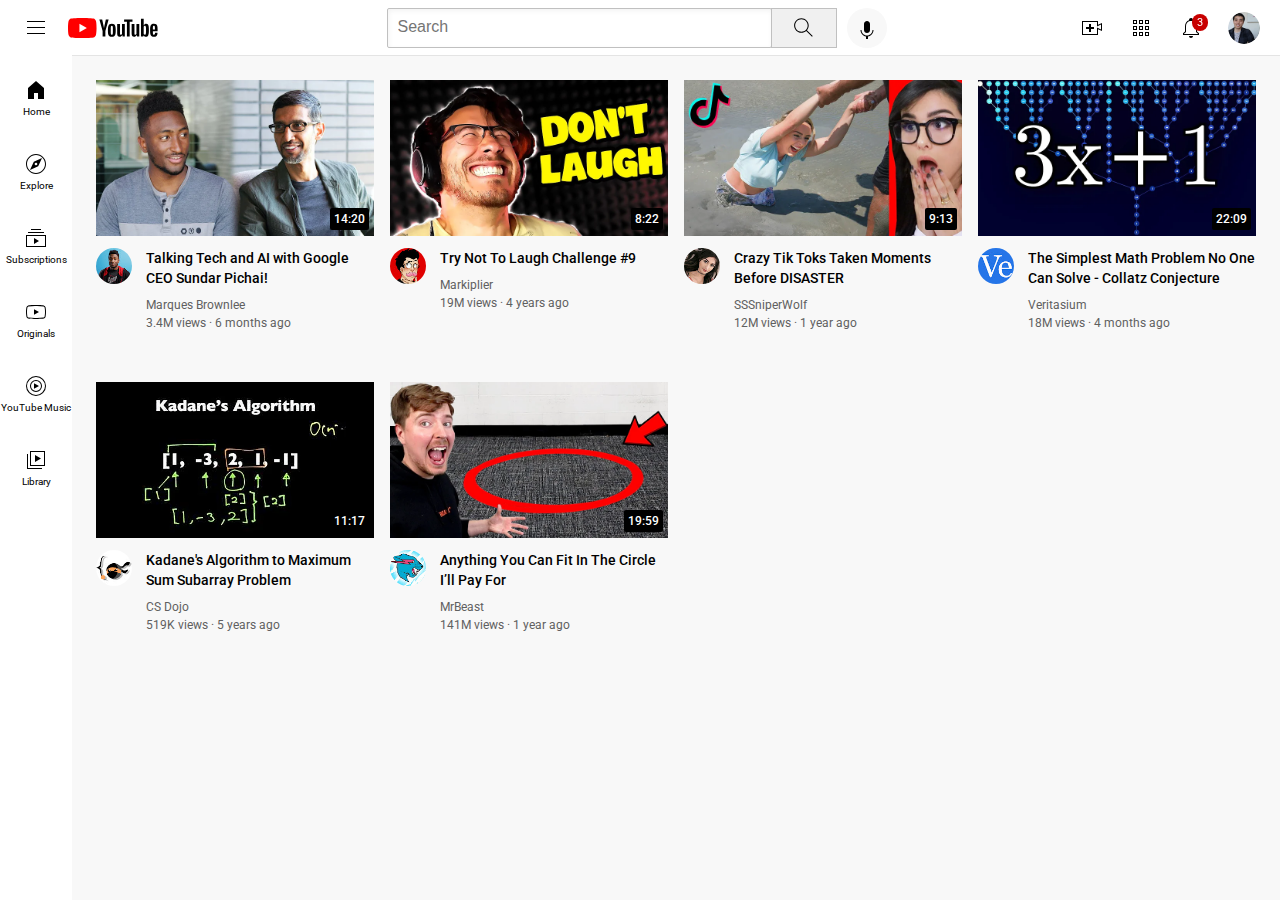
<file: index.html>
<!DOCTYPE html>
<html lang="en">
<head>
    <meta charset="UTF-8">
    <meta name="viewport" content="width=device-width, initial-scale=1.0">
    <title>YouTube.com</title>
    <link rel="preconnect" href="https://fonts.googleapis.com">
    <link rel="preconnect" href="https://fonts.gstatic.com" crossorigin>
    <link href="https://fonts.googleapis.com/css2?family=Roboto:wght@400;500;700&display=swap" rel="stylesheet">
    <link rel="stylesheet" href="styles/header.css">
    <link rel="stylesheet" href="styles/sidebar.css">
    <link rel="stylesheet" href="styles/vidio.css">
    <link rel="stylesheet" href="styles/general.css">
    
</head>
<body>
    <div class="header">
        <div class="left-section">
            <img class="hamburger-menu" src="icons/hamburger-menu.svg">
            <img class="youtube-logo" src="icons/youtube-logo.svg">
        </div>
        <div class="middle-section">
            <input class="search-bar" type="text" placeholder="Search">
            <button class="search-button">
                <img class="search-icon" src="icons/search.svg">
                <div class="tooltip">Search</div>
            </button>
            <button class="voice-search-button">
                <img class="voice-search-icon" src="icons/voice-search-icon.svg">
                <div class="tooltip">Search with your voice</div>
            </button>
        </div>
        <div class="right-section">
            <div class="upload-icon-container">
                <img class="upload-icon" src="icons/upload.svg">
                <div class="tooltip"> Create</div>
            </div>
            <div class="youtube-apps-icon-container">
                <img class="youtube-apps-icon" src="icons/youtube-apps.svg">
                <div class="tooltip"> YouTube apps</div>
            </div>
            <div class="notifications-icon-container">
                <img class="notification-icon" src="icons/notifications.svg">
                <div class="tooltip"> notifications</div>
                <div class="notifications-count"> 3</div>
            </div>
            <img class="current-user-picture" src="channel-pictures/my-channel.jpeg">
        </div>
    </div>

    <div class="sidebar">
        <div class="sidebar-link">
            <img src="icons/home.svg" >
            <div>Home</div>
        </div>
        <div class="sidebar-link">
            <img src="icons/explore.svg">
            <div>Explore</div>
        </div>
        <div class="sidebar-link">
            <img src="icons/subscriptions.svg">
            <div>Subscriptions</div>
        </div>
        <div class="sidebar-link">
            <img src="icons/originals.svg">
            <div>Originals</div>
        </div>
        <div class="sidebar-link">
            <img src="icons/youtube-music.svg">
            <div>YouTube Music</div>
        </div>
        <div class="sidebar-link">
            <img src="icons/library.svg">
            <div>Library</div>
        </div>
    </div>
    
    <div class="vidio-grid">
        <div class="vidio-preview">
            <div class="thumbnail-row">
                <img class="thumbnail-pictures" src="thumbnails/thumbnail-1.webp">
                <div class="vidio-time">14:20</div>
            </div>
            <div class="vidio-info-grid">
                <div class="vidio-channel">
                    <img class="profile-pictures" src="channel-pictures/channel-1.jpeg">
                </div>
                <div class="vidio-info">
                    <p class="vidio-title">
                        Talking Tech and AI with Google CEO Sundar Pichai!
                    </p>
                    <p class="vidio-author">
                        Marques Brownlee
                    </p>
                    <p class="vidio-stats">
                        3.4M views &#183;  6 months ago
                    </p>
                </div>
            </div>
        </div>
    
        <div class="vidio-preview">
            <div class="thumbnail-row">
                <img class="thumbnail-pictures" src="thumbnails/thumbnail-2.webp">
                <div class="vidio-time">8:22</div>
            </div>
            <div class="vidio-info-grid">
                <div class="vidio-channel">
                    <img class="profile-pictures" src="channel-pictures/channel-2.jpeg">
                </div>
                <div class="vidio-info">
                    <p class="vidio-title">
                        Try Not To Laugh Challenge #9
                    </p>
                    <p class="vidio-author">
                        Markiplier
                    </p>
                    <p class="vidio-stats">
                        19M views &#183; 4 years ago
                    </p>
                </div>
            </div>
        </div>
    
        <div class="vidio-preview">
            <div class="thumbnail-row">
                <img class="thumbnail-pictures" src="thumbnails/thumbnail-3.webp">
                <div class="vidio-time">9:13</div>
            </div>
            <div class="vidio-info-grid">
                <div class="vidio-channel">
                    <img class="profile-pictures" src="channel-pictures/channel-3.jpeg">
                </div>
                <div class="vidio-info">
                    <p class="vidio-title">
                        Crazy Tik Toks Taken Moments Before DISASTER
                    </p>
                    <p class="vidio-author">
                        SSSniperWolf
                    </p>
                    <p class="vidio-stats">
                        12M views &#183; 1 year ago
                    </p>
                </div>
            </div>
        </div>
    
        <div class="vidio-preview">
            <div class="thumbnail-row">
                <img class="thumbnail-pictures" src="thumbnails/thumbnail-4.webp">
                <div class="vidio-time">22:09</div>
            </div>
            <div class="vidio-info-grid">
                <div class="vidio-channel">
                    <img class="profile-pictures" src="channel-pictures/channel-4.jpeg">
                </div>
                <div class="vidio-info">
                    <p class="vidio-title">      
                        The Simplest Math Problem No One Can Solve - Collatz Conjecture
                    </p>
                    <p class="vidio-author">
                        Veritasium
                    </p>
                    <p class="vidio-stats">
                        18M views &#183; 4 months ago
                    </p>
                </div>
            </div>
        </div>
    
        <div class="vidio-preview">
            <div class="thumbnail-row">
                <img class="thumbnail-pictures" src="thumbnails/thumbnail-5.webp">
                <div class="vidio-time">11:17</div>
            </div>
            <div class="vidio-info-grid">
                <div class="vidio-channel">
                    <img class="profile-pictures" src="channel-pictures/channel-5.jpeg">
                </div>
                <div class="vidio-info">
                    <p class="vidio-title">
                        Kadane's Algorithm to Maximum Sum Subarray Problem
                    </p>
                    <p class="vidio-author">
                        CS Dojo
                    </p>
                    <p class="vidio-stats">
                        519K views &#183; 5 years ago
                    </p>
                </div>
            </div>
        </div>
    
        <div class="vidio-preview">
            <div class="thumbnail-row">
                <img class="thumbnail-pictures" src="thumbnails/thumbnail-6.webp">
                <div class="vidio-time">19:59</div>
            </div>
            <div class="vidio-info-grid">
                <div class="vidio-channel">
                    <img class="profile-pictures" src="channel-pictures/channel-6.jpeg">
                </div>
                <div class="vidio-info">
                    <p class="vidio-title">
                        Anything You Can Fit In The Circle I’ll Pay For
                    </p>
                    <p class="vidio-author">
                        MrBeast
                    </p>
                    <p class="vidio-stats">
                        141M views &#183; 1 year ago
                    </p>
                </div>
            </div>
        </div>
    </div>
    
</body>
</html>
</file>
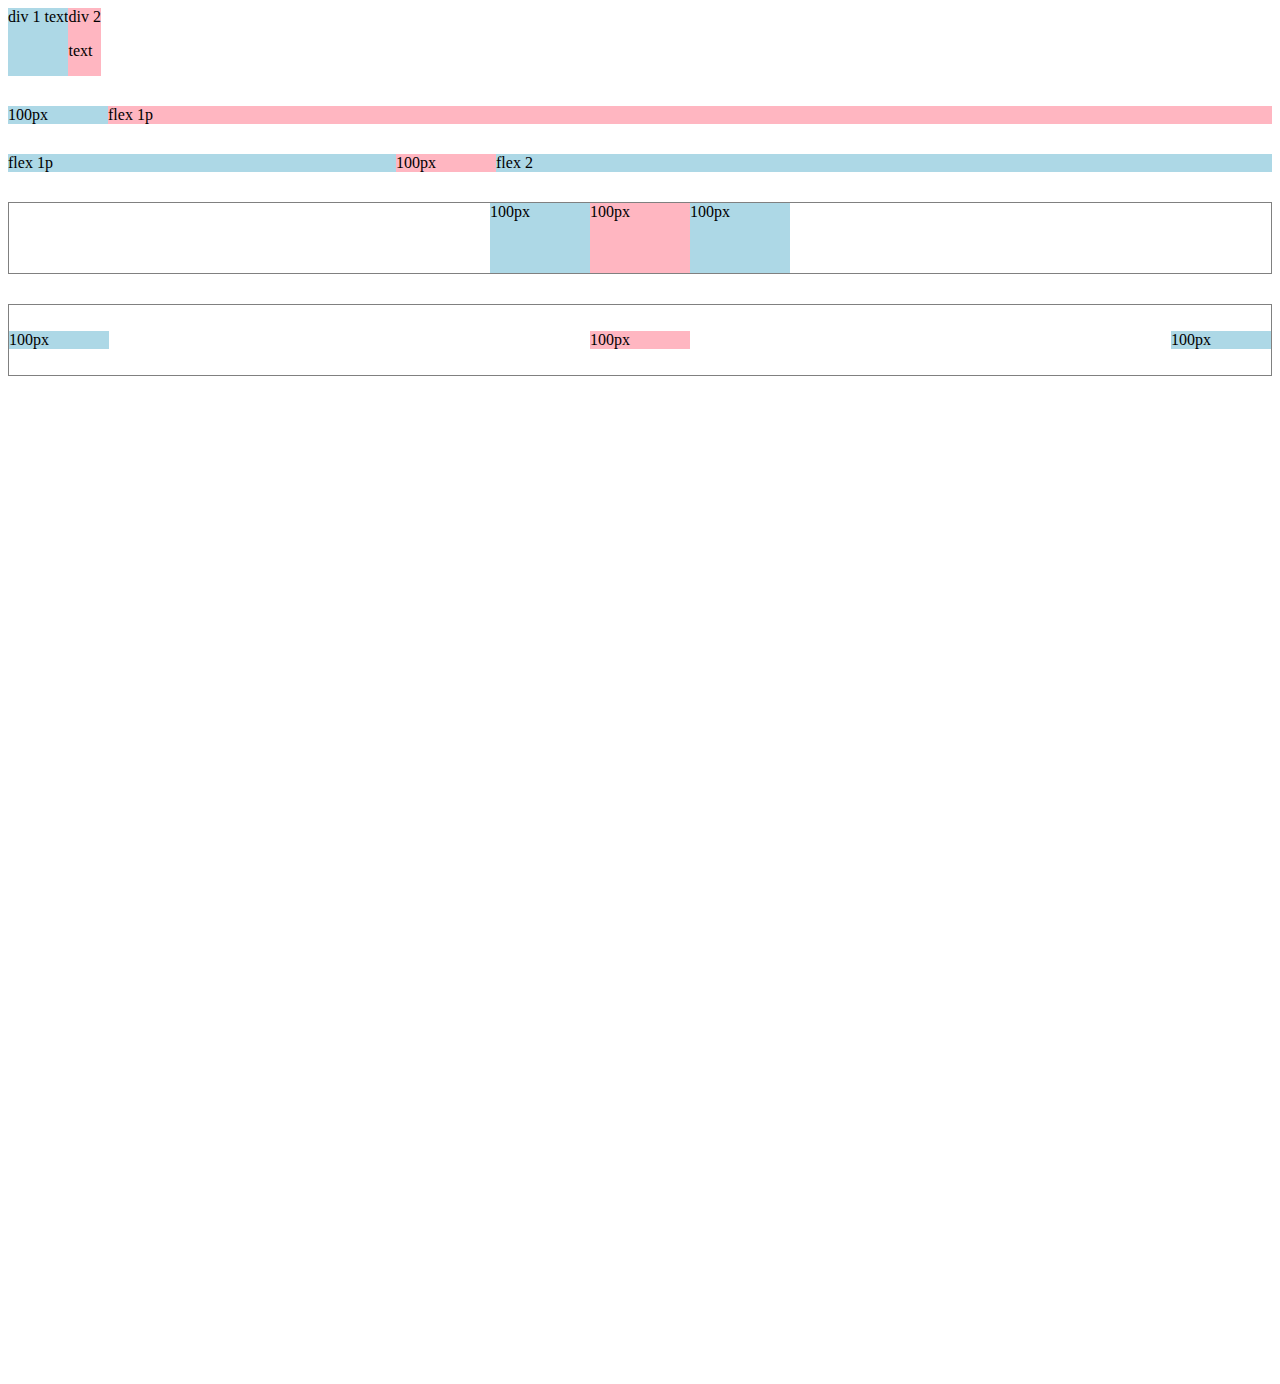
<file: flexbox.html>
<!DOCTYPE html>
<html lang="en">
<head>
    <meta charset="UTF-8">
    <meta name="viewport" content="width=device-width, initial-scale=1.0">
    <title>Flexbox practice</title>
</head>
<body style="padding-bottom: 1000px;">
    <div style="
        display: flex;
        flex-direction: row;
        ">
        <div style="background-color: lightblue;">div 1 text</div>
        <div style="background-color: lightpink;">div 2 <p>text</p></div>
    </div>

    <div style="
        margin-top: 30px;
        display: flex;
        flex-direction: row;
        ">
        <div style="
            background-color: lightblue;
            width: 100px;
            "> 100px</div>
        <div style="
            background-color: lightpink;
            flex: 1;
            ">flex 1p</div>
    </div>

    <div style="
        margin-top: 30px;
        display: flex;
        flex-direction: row;
        ">
        <div style="
            background-color: lightblue;
            flex: 1;
            ">flex 1p</div>
        <div style="
            background-color: lightpink;
            width: 100px;
            "> 100px</div>
        <div style="
            background-color: lightblue;
            flex: 2;
            "> flex 2</div>
    </div>

    <div style="
    margin-top: 30px;
    height: 70px;
    border-width: 1px;
    border-style: solid;
    border-color: gray;

    display: flex;
    flex-direction: row;
    justify-content: center;
    ">
    <div style="
        background-color: lightblue;
        width: 100px;
        ">100px</div>
    <div style="
        background-color: lightpink;
        width: 100px;
        "> 100px</div>
    <div style="
        background-color: lightblue;
        width: 100px;
        "> 100px</div>
    </div>

    <div style="
    margin-top: 30px;
    height: 70px;
    border-width: 1px;
    border-style: solid;
    border-color: gray;

    display: flex;
    flex-direction: row;
    justify-content: space-between;
    align-items: center;
    ">
    <div style="
        background-color: lightblue;
        width: 100px;
        ">100px</div>
    <div style="
        background-color: lightpink;
        width: 100px;
        "> 100px</div>
    <div style="
        background-color: lightblue;
        width: 100px;
        "> 100px</div>
    
</body>
</html>
</file>
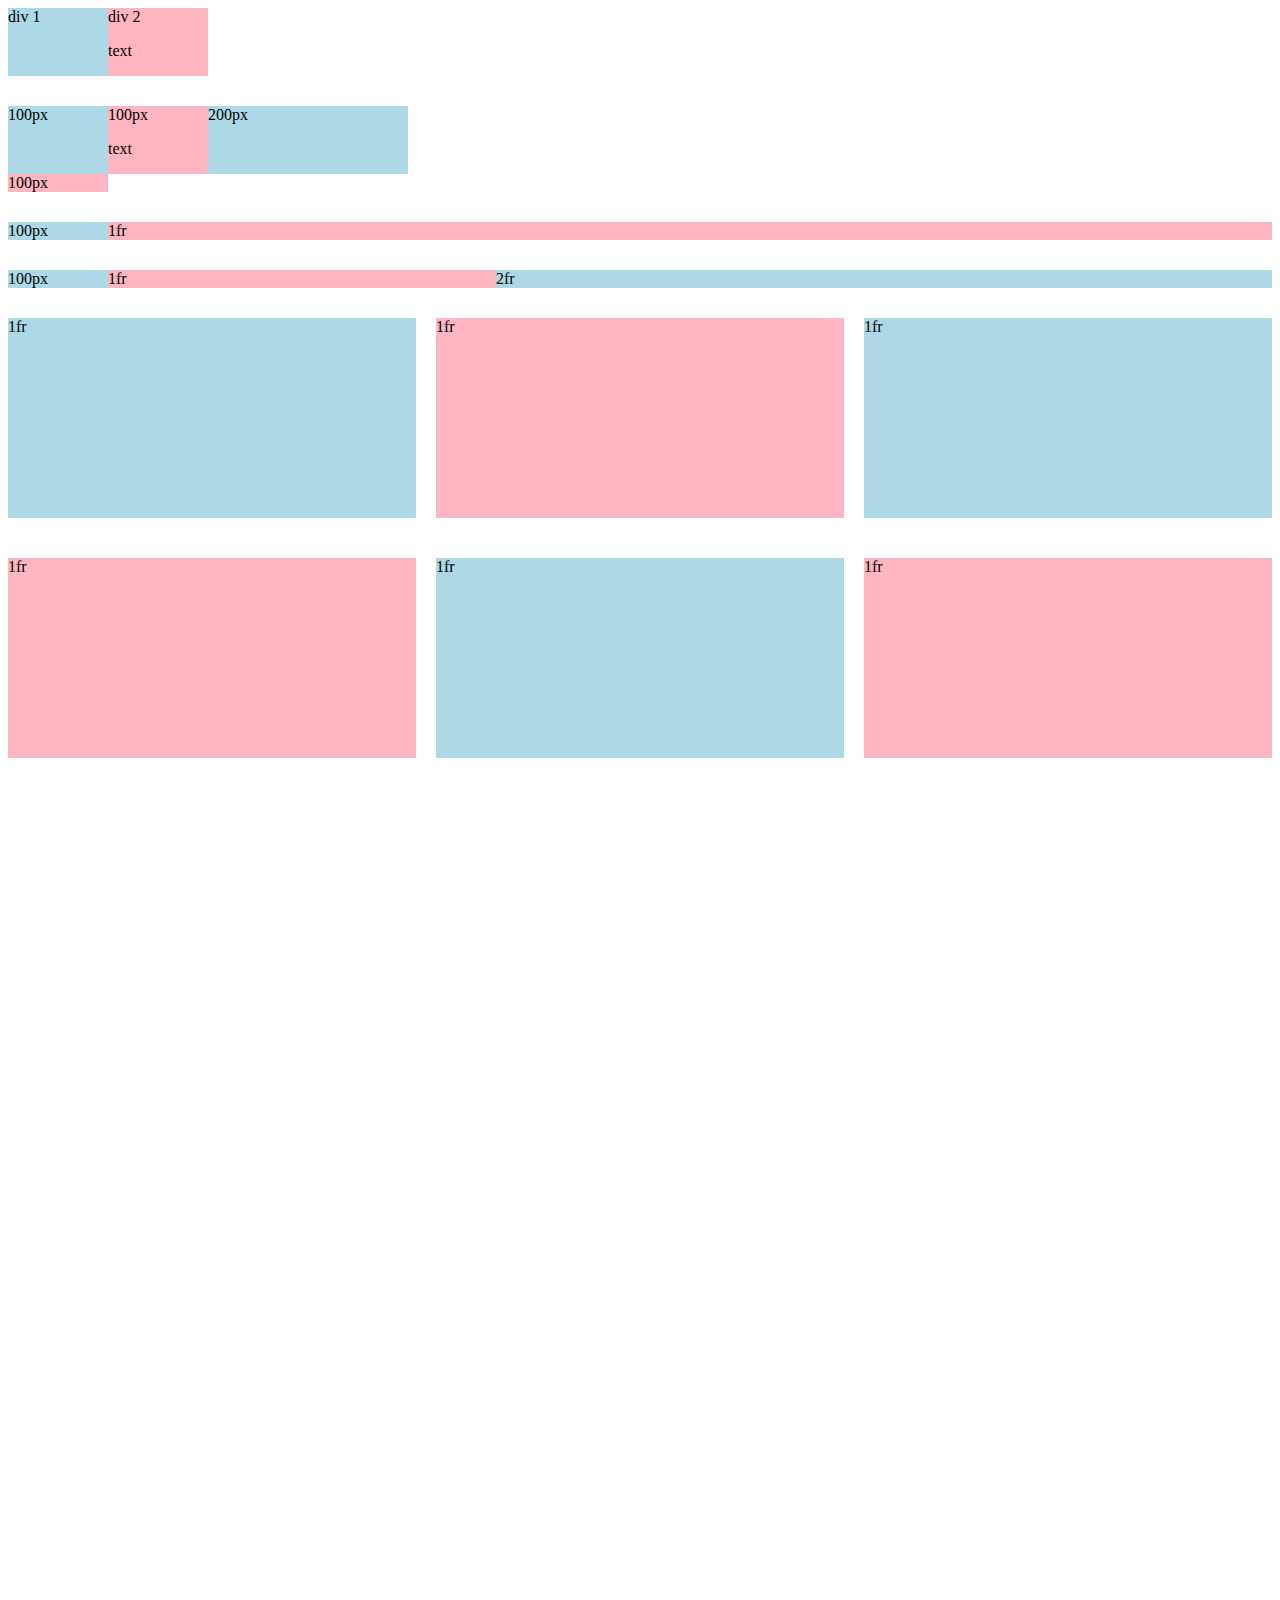
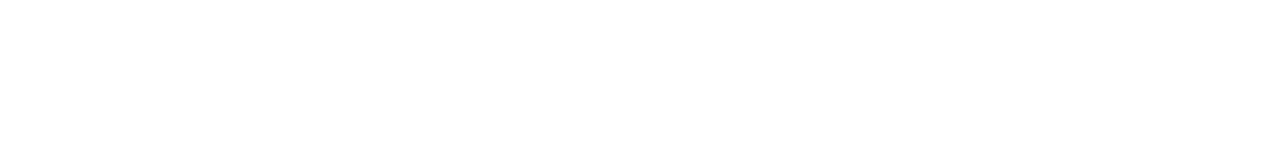
<file: grid.html>
<!DOCTYPE html>
<html lang="en">
<head>
    <meta charset="UTF-8">
    <meta name="viewport" content="width=device-width, initial-scale=1.0">
    <title>Grid Practice</title>
</head>
<body style="padding-bottom: 1000px;">
    <div style="
        display: grid;
        grid-template-columns: 100px 100px;
        ">
        <div style="background-color: lightblue;">div 1</div>
        <div style="background-color: lightpink;">div 2 <p>text</p> </div>
    </div>

    <div style="
    margin-top: 30px;
    display: grid;
    grid-template-columns: 100px 100px 200px;
    ">
    <div style="background-color: lightblue;">100px</div>
    <div style="background-color: lightpink;">100px <p>text</p> </div>
    <div style="background-color: lightblue;">200px</div>
    <div style="background-color: lightpink;">100px</div>
</div>

<div style="
    margin-top: 30px;
    display: grid;
    grid-template-columns: 100px 1fr;
    ">
    <div style="background-color: lightblue;">100px</div>
    <div style="background-color: lightpink;">1fr</div>
   
</div>

<div style="
    margin-top: 30px;
    display: grid;
    grid-template-columns: 100px 1fr 2fr;
    ">
    <div style="background-color: lightblue;">100px</div>
    <div style="background-color: lightpink;">1fr</div>
    <div style="background-color: lightblue;">2fr</div>
</div>

<div style="
    margin-top: 30px;
    display: grid;
    grid-template-columns: 1fr 1fr 1fr;
    column-gap: 20px;
    row-gap: 40px;
    ">
    <div style="background-color: lightblue; height: 200px;">1fr</div>
    <div style="background-color: lightpink; height: 200px;">1fr</div>
    <div style="background-color: lightblue; height: 200px;">1fr</div>
    <div style="background-color: lightpink; height: 200px;">1fr</div>
    <div style="background-color: lightblue; height: 200px;">1fr</div>
    <div style="background-color: lightpink; height: 200px;">1fr</div>
</div>
</body>
</html>
</file>
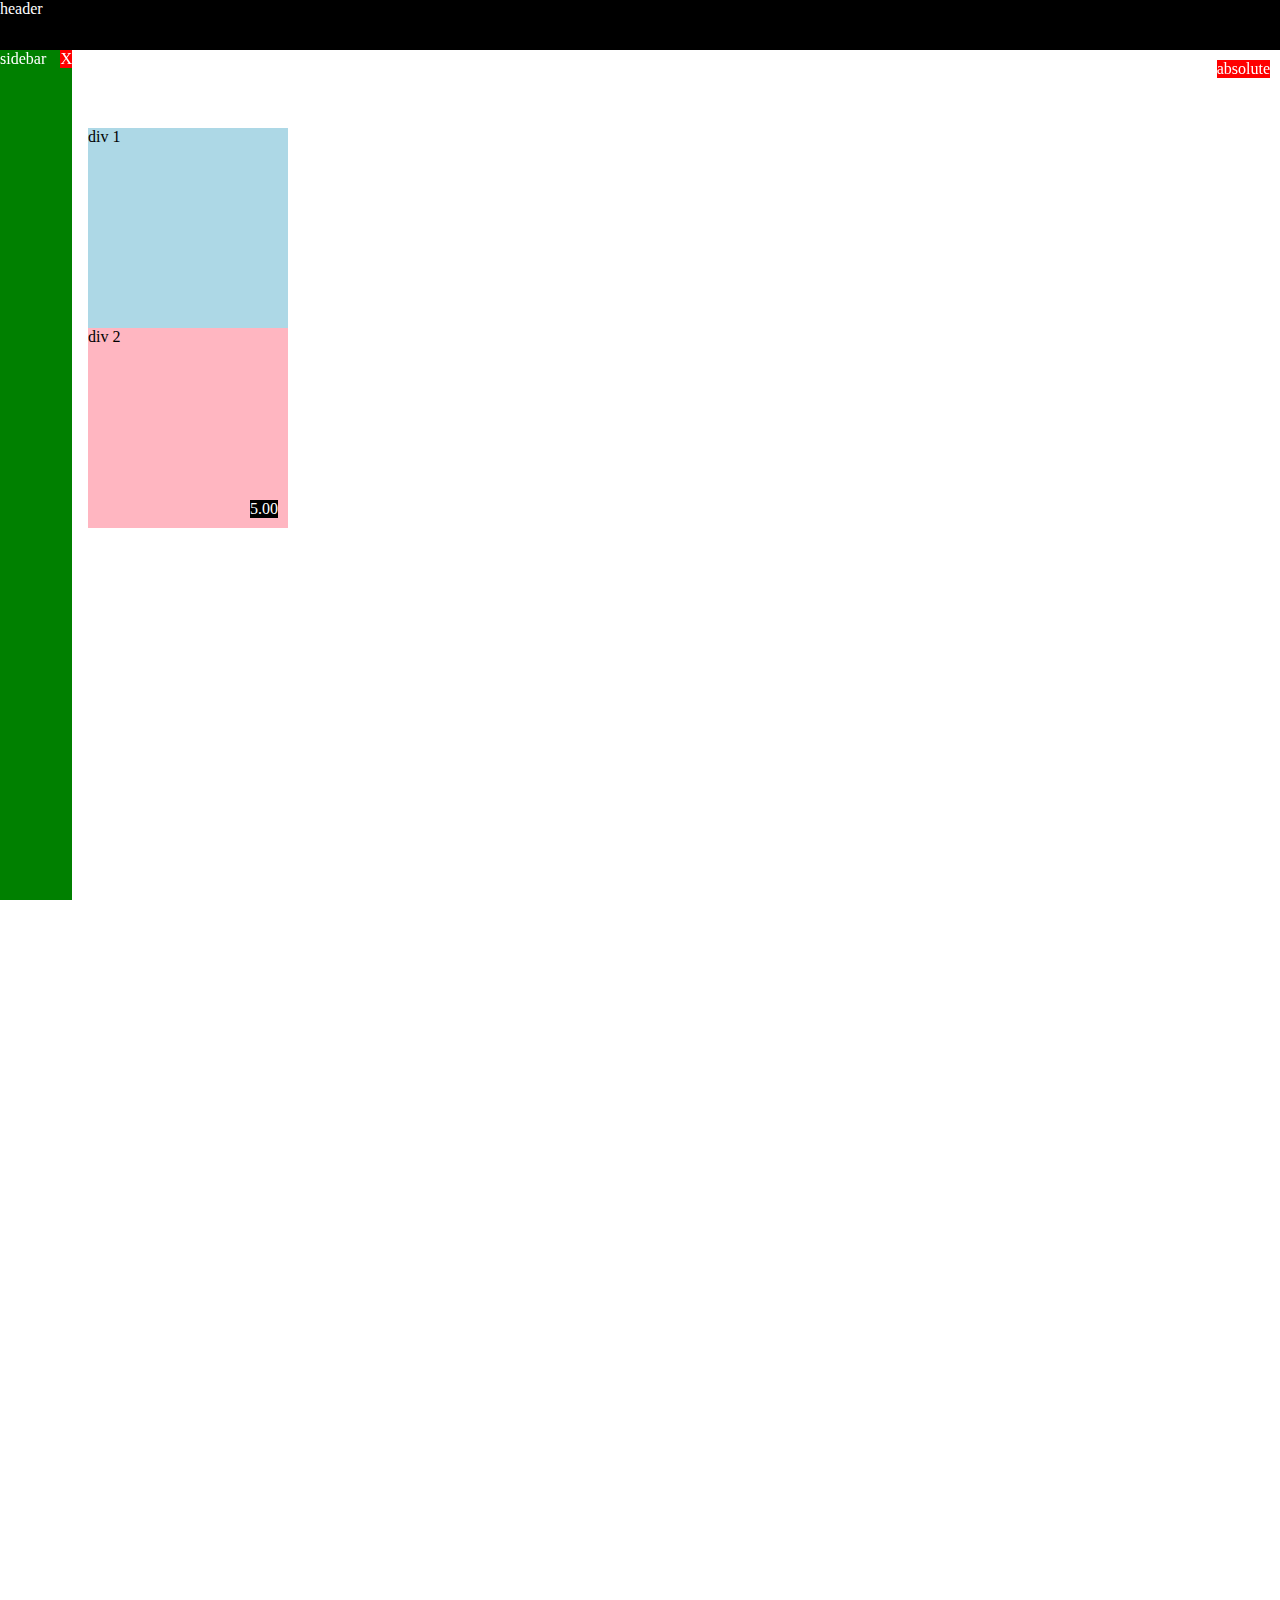
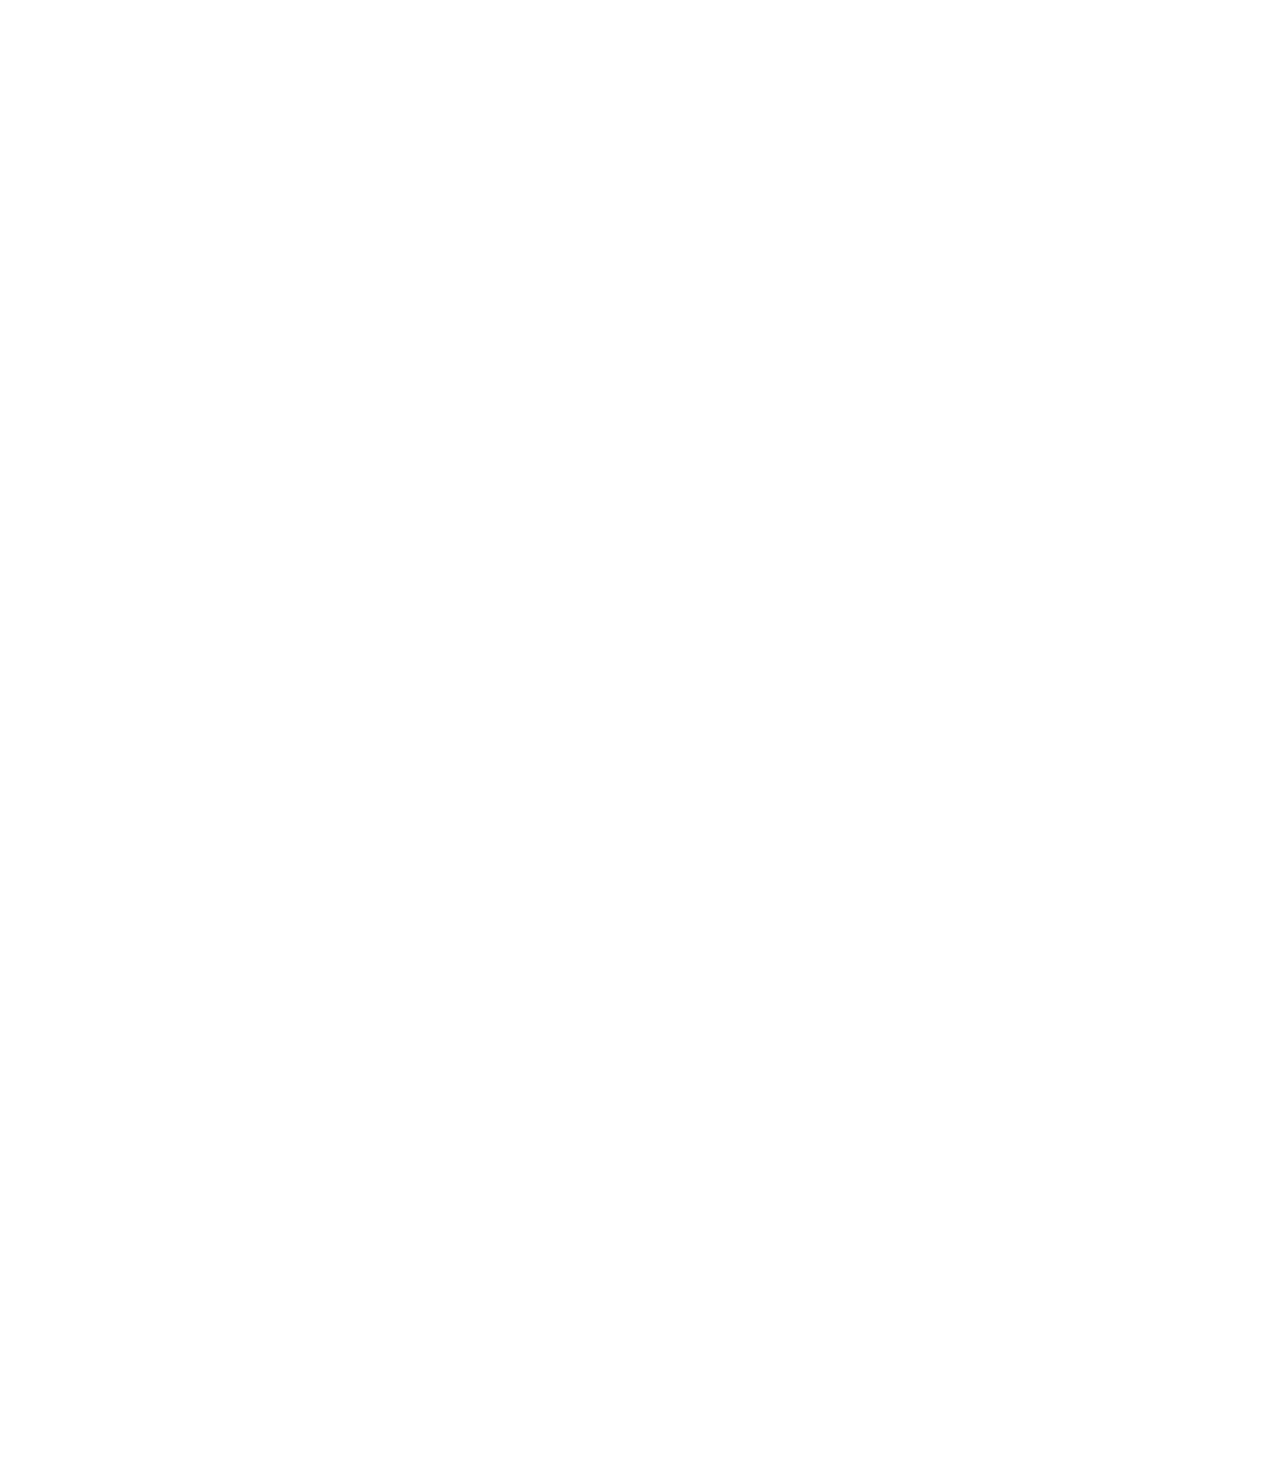
<file: position.html>
<!DOCTYPE html>
<html lang="en">
<head>
    <meta charset="UTF-8">
    <meta name="viewport" content="width=device-width, initial-scale=1.0">
    <title>position pactice</title>
</head>
<body style="
height: 3000px;
padding-top: 60px;
padding-left: 80px;">
    <div style="
        background-color: black;
        color: white;
        position: fixed;
        top: 0;
        left: 0;
        right: 0;
        height: 50px;
        z-index: 0;">
        header
    </div>

    <div style="
    background-color: green;
    color: white;
    position: fixed;
    left: 0;
    bottom: 0;
    top: 50px;
    width: 72px;
    ">
        sidebar
        <div style="
        position: absolute;
        background-color: red;
        color: white;
        top: 0;
        right: 0;
        ;">
            X
        </div>
    </div>

    <div style="
    position: absolute;
    background-color: red;
    color: white;
    top: 60px;
     right: 10px;
    ;">
        absolute
    </div>

    <div style="
        background-color: lightblue;
        height: 200px;
        width: 200px;
        position: static;
        margin-top: 60px;">
        div 1
    </div>
    <div style="
    background-color: lightpink;
    height: 200px;
    width: 200px;
    position: relative;">
        div 2
        <div style="
        position: absolute;
        background-color: black;
        color: white;
        bottom: 10px;
        right: 10px;">
           5.00
        </div 
    </div>
</body>
</html>
</file>
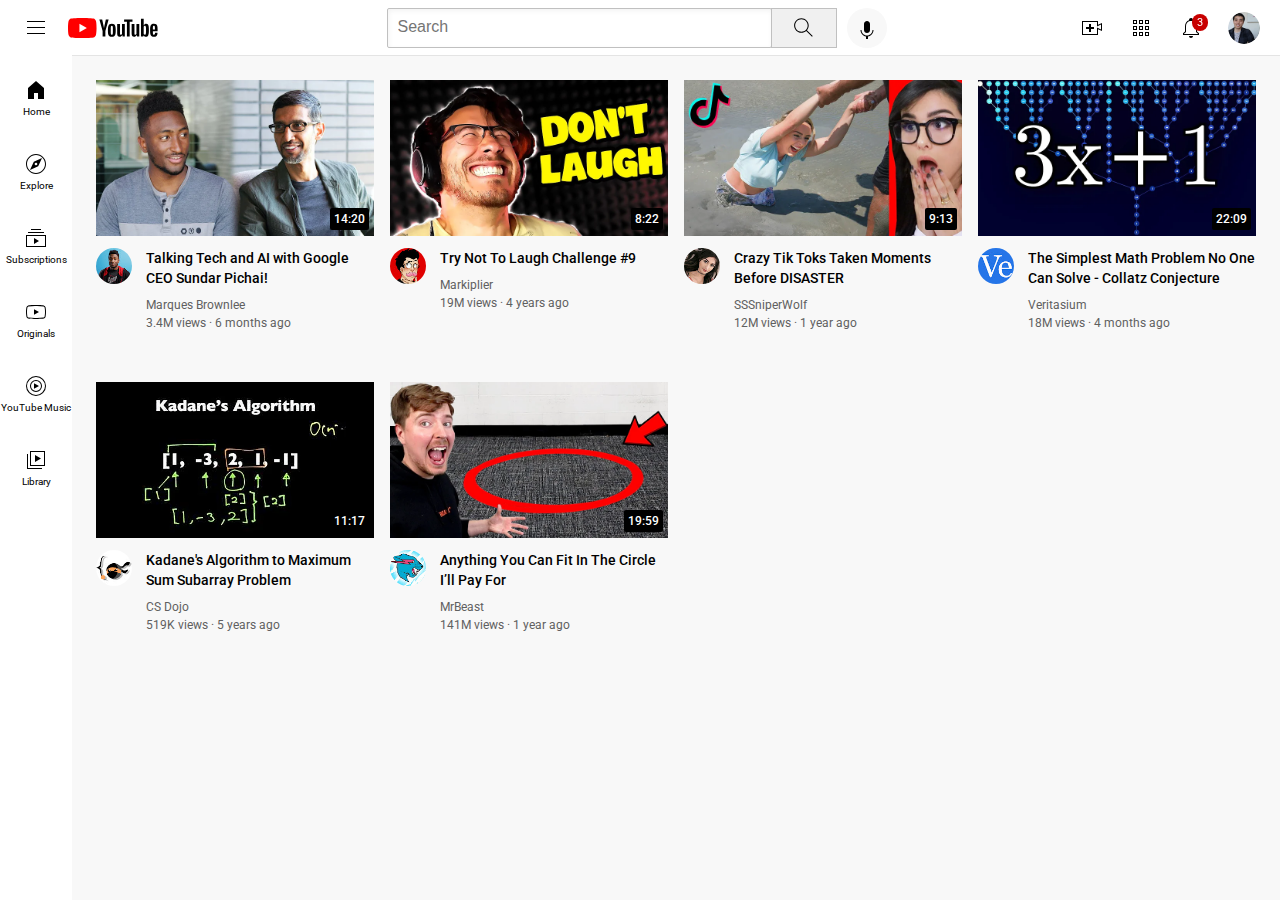
<file: youtube.html>
<!DOCTYPE html>
<html lang="en">
<head>
    <meta charset="UTF-8">
    <meta name="viewport" content="width=device-width, initial-scale=1.0">
    <title>YouTube.com</title>
    <link rel="preconnect" href="https://fonts.googleapis.com">
    <link rel="preconnect" href="https://fonts.gstatic.com" crossorigin>
    <link href="https://fonts.googleapis.com/css2?family=Roboto:wght@400;500;700&display=swap" rel="stylesheet">
    <link rel="stylesheet" href="styles/header.css">
    <link rel="stylesheet" href="styles/sidebar.css">
    <link rel="stylesheet" href="styles/vidio.css">
    <link rel="stylesheet" href="styles/general.css">
    
</head>
<body>
    <div class="header">
        <div class="left-section">
            <img class="hamburger-menu" src="icons/hamburger-menu.svg">
            <img class="youtube-logo" src="icons/youtube-logo.svg">
        </div>
        <div class="middle-section">
            <input class="search-bar" type="text" placeholder="Search">
            <button class="search-button">
                <img class="search-icon" src="icons/search.svg">
                <div class="tooltip">Search</div>
            </button>
            <button class="voice-search-button">
                <img class="voice-search-icon" src="icons/voice-search-icon.svg">
                <div class="tooltip">Search with your voice</div>
            </button>
        </div>
        <div class="right-section">
            <div class="upload-icon-container">
                <img class="upload-icon" src="icons/upload.svg">
                <div class="tooltip"> Create</div>
            </div>
            <div class="youtube-apps-icon-container">
                <img class="youtube-apps-icon" src="icons/youtube-apps.svg">
                <div class="tooltip"> YouTube apps</div>
            </div>
            <div class="notifications-icon-container">
                <img class="notification-icon" src="icons/notifications.svg">
                <div class="tooltip"> notifications</div>
                <div class="notifications-count"> 3</div>
            </div>
            <img class="current-user-picture" src="channel-pictures/my-channel.jpeg">
        </div>
    </div>

    <div class="sidebar">
        <div class="sidebar-link">
            <img src="icons/home.svg" >
            <div>Home</div>
        </div>
        <div class="sidebar-link">
            <img src="icons/explore.svg">
            <div>Explore</div>
        </div>
        <div class="sidebar-link">
            <img src="icons/subscriptions.svg">
            <div>Subscriptions</div>
        </div>
        <div class="sidebar-link">
            <img src="icons/originals.svg">
            <div>Originals</div>
        </div>
        <div class="sidebar-link">
            <img src="icons/youtube-music.svg">
            <div>YouTube Music</div>
        </div>
        <div class="sidebar-link">
            <img src="icons/library.svg">
            <div>Library</div>
        </div>
    </div>
    
    <div class="vidio-grid">
        <div class="vidio-preview">
            <div class="thumbnail-row">
                <img class="thumbnail-pictures" src="thumbnails/thumbnail-1.webp">
                <div class="vidio-time">14:20</div>
            </div>
            <div class="vidio-info-grid">
                <div class="vidio-channel">
                    <img class="profile-pictures" src="channel-pictures/channel-1.jpeg">
                </div>
                <div class="vidio-info">
                    <p class="vidio-title">
                        Talking Tech and AI with Google CEO Sundar Pichai!
                    </p>
                    <p class="vidio-author">
                        Marques Brownlee
                    </p>
                    <p class="vidio-stats">
                        3.4M views &#183;  6 months ago
                    </p>
                </div>
            </div>
        </div>
    
        <div class="vidio-preview">
            <div class="thumbnail-row">
                <img class="thumbnail-pictures" src="thumbnails/thumbnail-2.webp">
                <div class="vidio-time">8:22</div>
            </div>
            <div class="vidio-info-grid">
                <div class="vidio-channel">
                    <img class="profile-pictures" src="channel-pictures/channel-2.jpeg">
                </div>
                <div class="vidio-info">
                    <p class="vidio-title">
                        Try Not To Laugh Challenge #9
                    </p>
                    <p class="vidio-author">
                        Markiplier
                    </p>
                    <p class="vidio-stats">
                        19M views &#183; 4 years ago
                    </p>
                </div>
            </div>
        </div>
    
        <div class="vidio-preview">
            <div class="thumbnail-row">
                <img class="thumbnail-pictures" src="thumbnails/thumbnail-3.webp">
                <div class="vidio-time">9:13</div>
            </div>
            <div class="vidio-info-grid">
                <div class="vidio-channel">
                    <img class="profile-pictures" src="channel-pictures/channel-3.jpeg">
                </div>
                <div class="vidio-info">
                    <p class="vidio-title">
                        Crazy Tik Toks Taken Moments Before DISASTER
                    </p>
                    <p class="vidio-author">
                        SSSniperWolf
                    </p>
                    <p class="vidio-stats">
                        12M views &#183; 1 year ago
                    </p>
                </div>
            </div>
        </div>
    
        <div class="vidio-preview">
            <div class="thumbnail-row">
                <img class="thumbnail-pictures" src="thumbnails/thumbnail-4.webp">
                <div class="vidio-time">22:09</div>
            </div>
            <div class="vidio-info-grid">
                <div class="vidio-channel">
                    <img class="profile-pictures" src="channel-pictures/channel-4.jpeg">
                </div>
                <div class="vidio-info">
                    <p class="vidio-title">      
                        The Simplest Math Problem No One Can Solve - Collatz Conjecture
                    </p>
                    <p class="vidio-author">
                        Veritasium
                    </p>
                    <p class="vidio-stats">
                        18M views &#183; 4 months ago
                    </p>
                </div>
            </div>
        </div>
    
        <div class="vidio-preview">
            <div class="thumbnail-row">
                <img class="thumbnail-pictures" src="thumbnails/thumbnail-5.webp">
                <div class="vidio-time">11:17</div>
            </div>
            <div class="vidio-info-grid">
                <div class="vidio-channel">
                    <img class="profile-pictures" src="channel-pictures/channel-5.jpeg">
                </div>
                <div class="vidio-info">
                    <p class="vidio-title">
                        Kadane's Algorithm to Maximum Sum Subarray Problem
                    </p>
                    <p class="vidio-author">
                        CS Dojo
                    </p>
                    <p class="vidio-stats">
                        519K views &#183; 5 years ago
                    </p>
                </div>
            </div>
        </div>
    
        <div class="vidio-preview">
            <div class="thumbnail-row">
                <img class="thumbnail-pictures" src="thumbnails/thumbnail-6.webp">
                <div class="vidio-time">19:59</div>
            </div>
            <div class="vidio-info-grid">
                <div class="vidio-channel">
                    <img class="profile-pictures" src="channel-pictures/channel-6.jpeg">
                </div>
                <div class="vidio-info">
                    <p class="vidio-title">
                        Anything You Can Fit In The Circle I’ll Pay For
                    </p>
                    <p class="vidio-author">
                        MrBeast
                    </p>
                    <p class="vidio-stats">
                        141M views &#183; 1 year ago
                    </p>
                </div>
            </div>
        </div>
    </div>
    
</body>
</html>
</file>
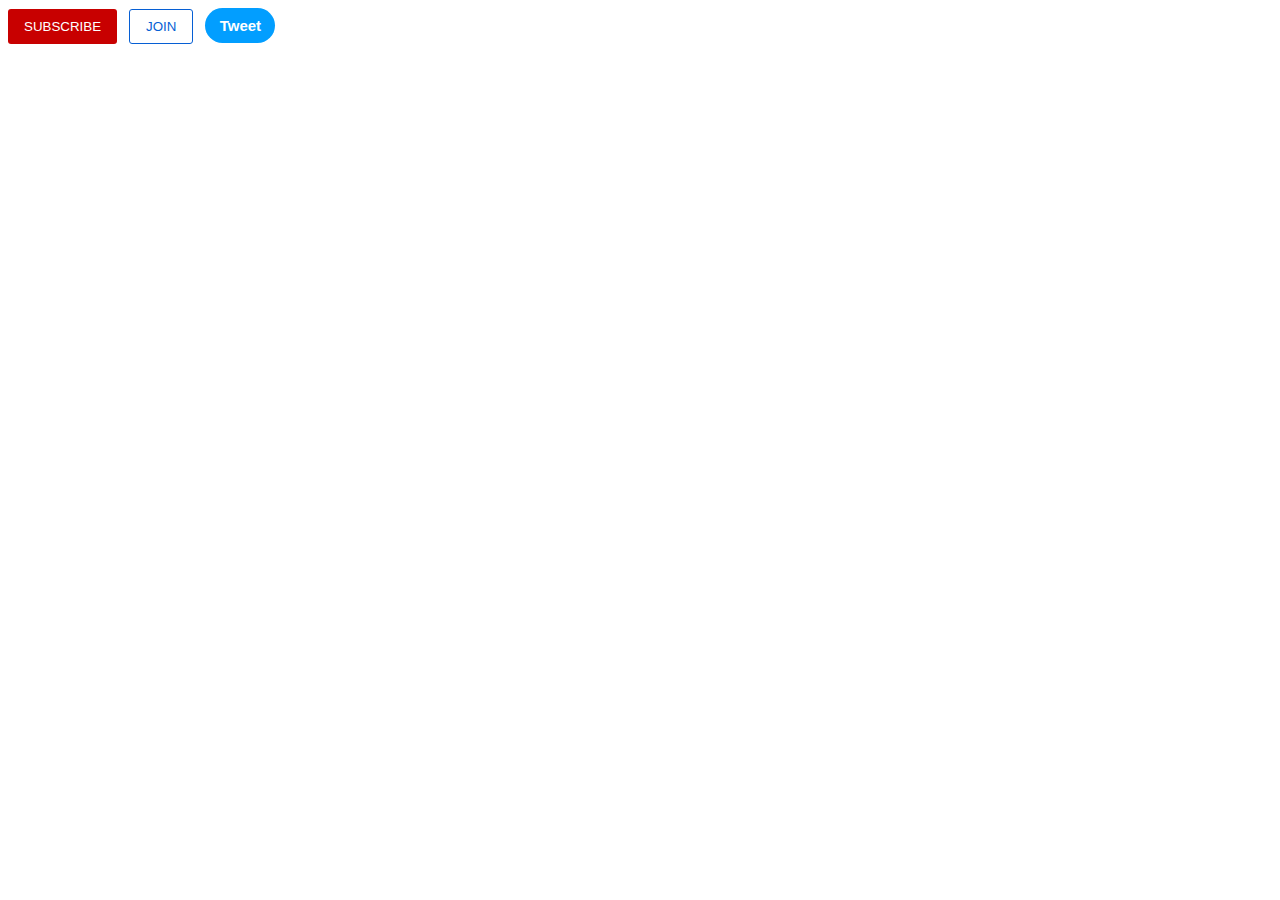
<file: intro-to-html/button.html>
<!DOCTYPE html>
<html lang="en">
<head>
    <meta charset="UTF-8">
    <meta http-equiv="X-UA-Compatible" content="IE=edge">
    <meta name="viewport" content="width=device-width, initial-scale=1.0">
    <title>Button practice</title>
    <link rel="stylesheet" href="style/button.css">
</head>
<body>
    <button class="subscribe-button">SUBSCRIBE</button>
    <button class="join-button">JOIN</button>
    <button class="tweet-button">Tweet</button>
</body>
</html>
</file>
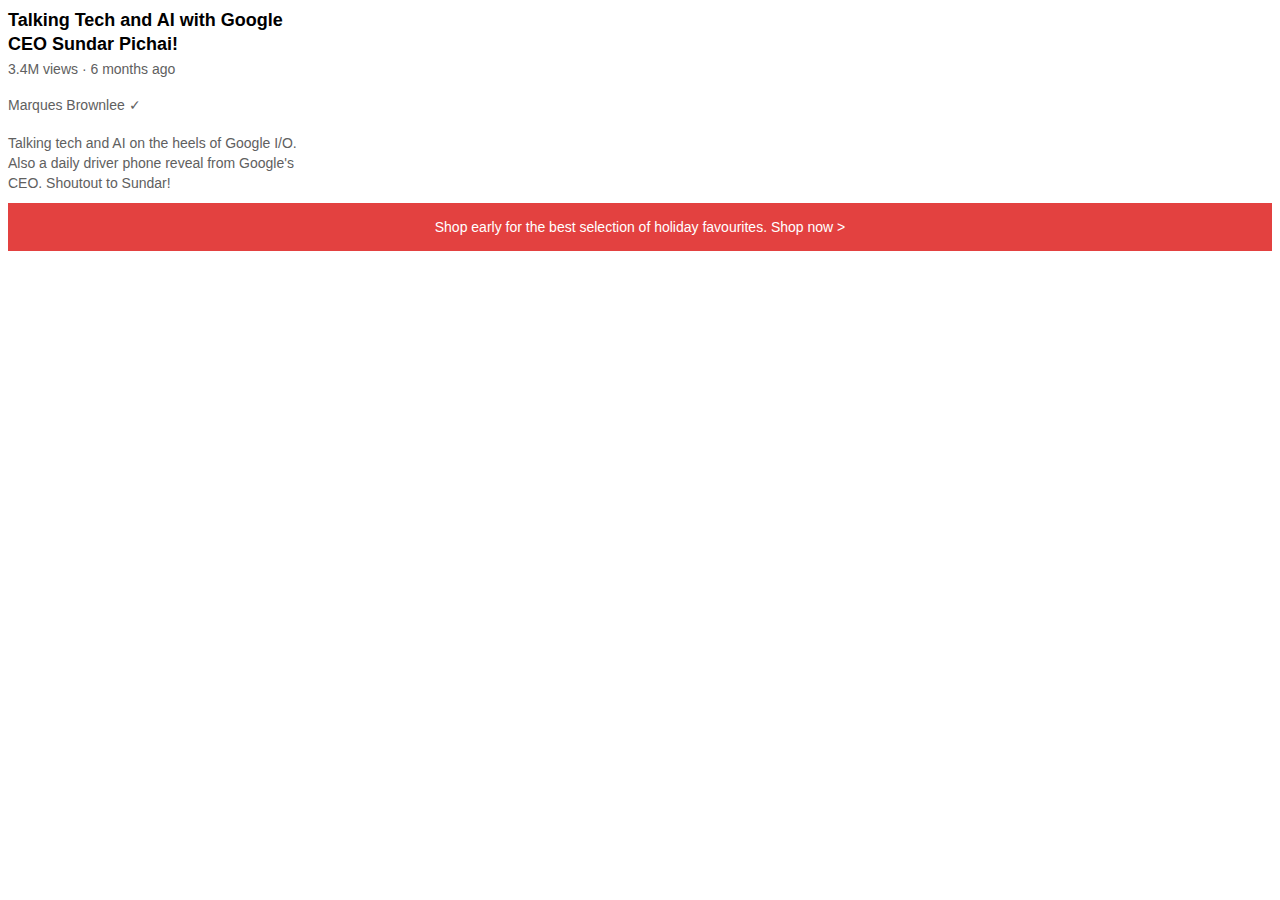
<file: intro-to-html/text.html>
<!DOCTYPE html>
<html lang="en">
<head>
    <meta charset="UTF-8">
    <meta http-equiv="X-UA-Compatible" content="IE=edge">
    <meta name="viewport" content="width=device-width, initial-scale=1.0">
    <title>Text practice</title>
    <link rel="stylesheet" href="style/text.css"
</head>
<body>
    <p class="vidio-title">
        Talking Tech and AI with Google CEO Sundar Pichai!
    </p>
    
    <p class="vidio-stats">
        3.4M views 	&#183; 6 months ago
    </p>
    
     <p class="vidio-author">
        Marques Brownlee &#10003;
     </p>
    
     <p class="vidio-description">
        Talking tech and AI on the heels of Google I/O. Also a daily 
        driver phone reveal from Google's CEO. Shoutout to Sundar!
     </p>
    
     <p class="apple-text">
        Shop early for the best selection of holiday favourites. 
        <span class="shop-now"> Shop now &gt; </span> 
     </p>
</body>
</html>
</file>
<file: styles/header.css>
.header{
    height: 55px;
    display: flex;
    flex-direction: row;
    justify-content: space-between;
    position: fixed;
    top: 0;
    left: 0;
    right: 0;
    z-index: 100;
    background-color: white;
    border-bottom-width: 1px;
    border-bottom-style: solid;
    border-bottom-color: rgb(228, 228, 228);
}

.left-section{
    align-items: center;
    display: flex;
}
.left-section img{
    cursor: pointer;
}
.hamburger-menu {
    height: 24px;
    margin-left: 24px;
    margin-right: 20px;
}
.youtube-logo{
    height: 20px;
}

.middle-section{
    flex: 1;
    margin-left: 70px;
    margin-right: 35px;
    max-width: 500px;
    display: flex;
    align-items: center;
}
.search-bar{
    flex: 1;
    height: 36px;
    padding-left: 10px;
    font: 16px;
    border: 1px solid rgb(192, 192, 192);
    border-radius: 2px;
    box-shadow: inset 1px 2px 5px rgba(0, 0, 0, 0.05);
    width: 0;
    cursor: text;
}
.search-bar::placeholder{
    font-size: 16px;
}
.search-button{
    height: 40px;
    width: 66px;
    background-color: rgb(240, 240, 240);
    border-width: 1px;
    border-style: solid;
    border-color: rgb(192, 192, 192);
    margin-left: -1px;
    margin-right: 10px;
   
}

.search-button, .voice-search-button, .upload-icon-container, 
.youtube-apps-icon-container, .notifications-icon-container{
    display: flex;
    justify-content: center;
    align-items: center;
    position: relative;
    cursor: pointer;
}
.search-button .tooltip, .voice-search-button .tooltip, 
.upload-icon-container .tooltip, .youtube-apps-icon-container .tooltip,
.notifications-icon-container .tooltip{
    position: absolute;
    bottom: -38px;
    background-color: grey;
    color: white;
    padding: 8px;
    font-size: 12px;
    border-radius: 2px;
    opacity: 0;
    transition: opacity 0.15s;
    pointer-events: none;
    white-space: nowrap;
}

.search-button:hover .tooltip, .voice-search-button:hover .tooltip, 
.upload-icon-container:hover .tooltip, .youtube-apps-icon-container:hover .tooltip,
.notifications-icon-container:hover .tooltip{
    opacity: 1;
}

.search-icon{
    height: 25px; 
}
.voice-search-button{
    height: 40px;
    width: 40px;
    border-radius: 20px;
    border: none;
    background-color: rgb(248, 248, 248);
 }
.voice-search-icon{
    height: 24px;
    margin-top: 4px;
}

.right-section{
    width: 180px;
    margin-right: 20px;
    display: flex;
    flex-shrink: 0;
    align-items: center;
    justify-content: space-between;
}
.upload-icon{
    height: 24px;
}
.youtube-apps-icon{
    height: 24px;
}
.notification-icon{
    height: 24px;
}

.notifications-icon-container{
    position: relative;
}

.notifications-count{
    font-size: 11px;
    font-family: Roboto, arial;
    position: absolute;
    top: -2px;
    right: -5px;
    background-color: rgb(200, 0, 0);
    color: white;
    padding: 5px;
    padding-top: 2px;
    padding-bottom: 2px;
    border-radius: 10px;
}

.current-user-picture{
    height: 32px;
    border-radius: 16px;
}
</file>
<file: styles/sidebar.css>
.sidebar{
    position: fixed;
    left: 0;
    bottom: 0;
    top: 55px;
    background-color: white;
    width: 72px;
    z-index: 200;
    padding-top: 5px;
}

.sidebar-link{
    height: 74px; 
    display: flex;
    justify-content: center;  
    align-items: center;
    flex-direction: column;
    cursor: pointer;
}

.sidebar-link:hover{
    background-color: rgb(235, 235, 235);
}

.sidebar-link img{
    height: 24px;
    margin-bottom: 4px;
}

.sidebar-link div{ 
    font-size: 10px;
}
</file>
<file: styles/vidio.css>
.vidio-grid{
    display: grid;
    grid-template-columns: 1fr 1fr 1fr;
    column-gap: 16px;
    row-gap: 40px;        
}

@media (max-width: 750px) {
    .vidio-grid{
        grid-template-columns: 1fr 1fr;
    }
}

@media (min-width: 751px) and (max-width: 999px){
    .vidio-grid {
        grid-template-columns: 1fr 1fr 1fr;
    }
}

@media (min-width: 1000px) {
    .vidio-grid{
        grid-template-columns: 1fr 1fr 1fr 1fr;
    }
}

.thumbnail-pictures, .profile-pictures, .vidio-title, .vidio-author {
    cursor: pointer;
}

.thumbnail-row{
    margin-bottom: 8px;
    position: relative;
}

.thumbnail-pictures{
    width: 100%;
}

.vidio-time{  
    font-size: 12px;
    font-weight: 500;
    background-color: black;
    color: white;
    position: absolute;
    bottom: 10px;
    right: 5px;
    padding: 4px;
    border-radius: 2px;
}

.vidio-info-grid{
    display: grid;
    grid-template-columns: 50px 1fr;
}   

.profile-pictures{
    width: 36px;
    border-radius: 50px;
}

.vidio-title {
    margin-top: 0;
    font-size: 14px;
    font-weight: 500;
    line-height: 20px;
    margin-bottom: 10px;
}

.vidio-author, 
.vidio-stats{
    font-size: 12px;
    color: rgb(96, 96, 96);
}

.vidio-author{
    margin-bottom: 4px;
}
</file>
<file: styles/general.css>
p {
    margin-top: 0;
}

body{
    font-family: Roboto, arial;
    margin: 0;
    padding-top: 80px;
    padding-left: 96px;
    padding-right: 24px;
    background-color: rgb(248, 248, 248);
}
</file>
<file: intro-to-html/style/button.css>
.subscribe-button {
    background-color: rgb(200, 0, 0);
    color: white;
    border:none;
    padding-top: 10px;
    padding-bottom: 10px;
    padding-left: 16px;
    padding-right: 16px;
    border-radius: 3px ;
    cursor: pointer;
    margin-right: 8px;
    transition: opacity 0.15s;   
}
.subscribe-button:hover {
    opacity: 0.7;
}
.subscribe-button:active {
    opacity: 0.5;
}

.join-button {
    background-color: white;
    color: rgb(6, 95,212);
    border-color: rgb(6, 95,212);
    border-style: solid;
    border-width: 1px;
    padding-top: 9px;
    padding-bottom: 9px;
    padding-left: 16px;
    padding-right: 16px;
    border-radius: 3px ;
    cursor: pointer; 
    margin-right: 8px;
    transition: background-color 0.15s, color 0.1s5;
}
.join-button:hover {
    background-color: rgb(6, 95,212);
    color: white;
}
.join-button:active {
    opacity: 0.7;
}

.tweet-button {
    background-color: rgb(2, 158, 255);
    color: white;
    border-style: none;
    height: 35px;
    width: 70px;
    border-radius: 18px;
    font-weight: bold;
    font-size: 15px;
    cursor: pointer;
    transition: box-shadow 0.15s;
}
.tweet-button:hover {
    box-shadow: 5px 5px 10px rgba(0, 0, 0, 0.15);
}

.tweet-button:active {
    opacity: 0.7;
}
</file>
<file: intro-to-html/style/text.css>
p{
    font-family: Arial;
    margin-top: 0;
}

.vidio-title{
    font-size: 18px;
    font-weight: bold;
    width: 280px;
    line-height: 24px;
    margin-bottom: 5px;
}

.vidio-stats{
    font-size: 14px;
    color: rgb(96, 96, 96);
    margin-bottom: 20px;
}

.vidio-author{
    font-size: 14px;
    color: rgb(96, 96, 96);
    margin-bottom: 20px;
}

.vidio-description{
    font-size: 14px;
    color: rgb(96, 96, 96);
    width: 300px;
    line-height: 20px;
    margin-bottom: 10px;
}

.apple-text{
    margin-bottom: 50px;
    font-size: 14px;
    background-color: #e34140;
    color: white;
    text-align: center;
    padding: 16px;
}

.shop-now{
    cursor: pointer;
}

.shop-now:hover{
    text-decoration: underline;
}
</file>
